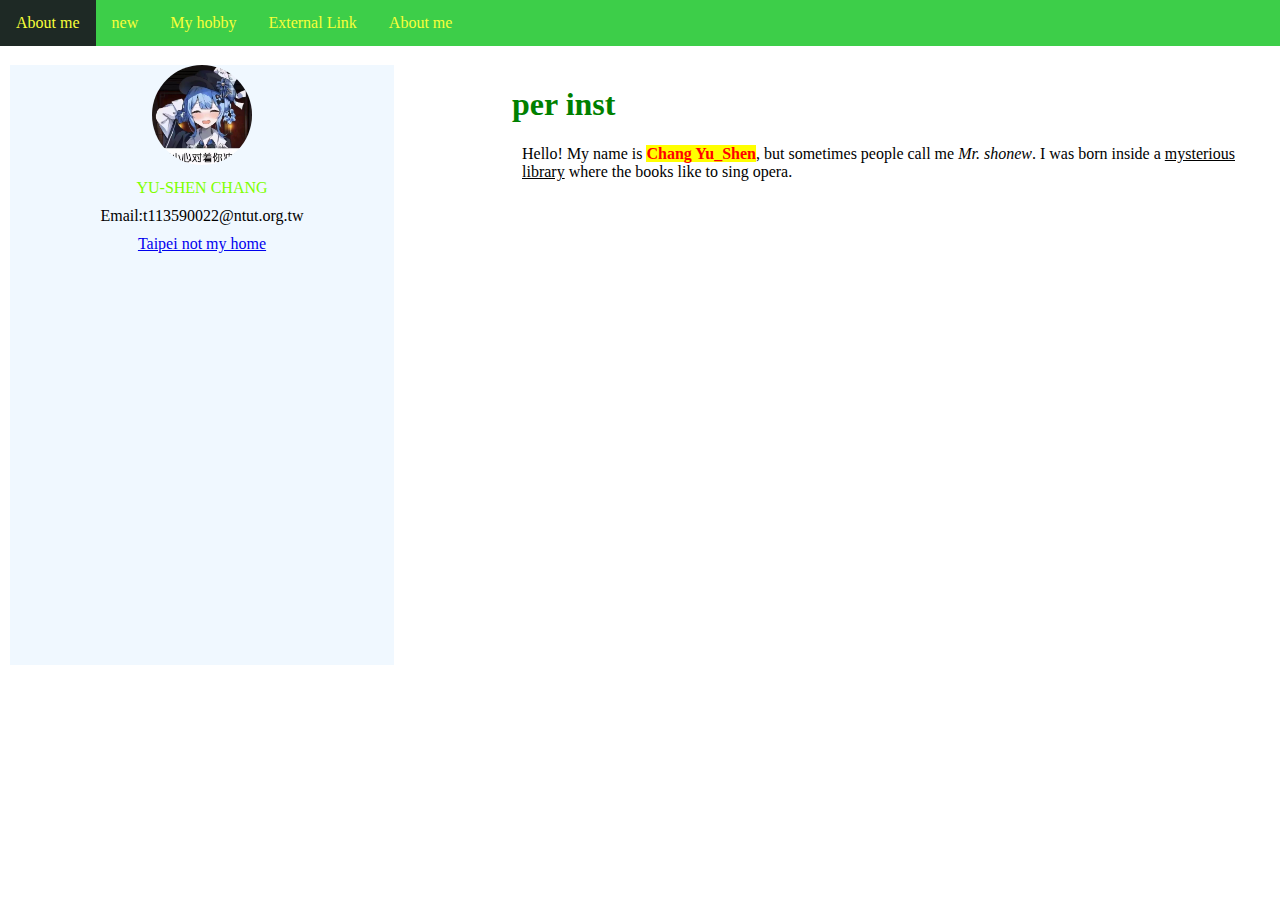
<file: index.html>
<!DOCTYPE html>
<html>
<head>
    <title>YU-SHEN Webpage</title>
    <link rel="stylesheet" href="index.css">
    <style>



    </style>
        
</head>
<body>
    
<ul>
    <li><a href="index.html" class="active">About me</a></li>
    <li><a href="new.html">new</a></li>
    <li><a href="myb.html">My hobby</a></li>
    <li><a href="exl.html">External Link</a></li>
    <li><a href="new.html" >About me</a></li>

 
</ul>                                                                                
<!-- 
    <h1>YU-SHEN Webpage</h1>
    <hr>

    <p><a href="#abm">About me</a></p>
    <p><a href="#mh">My hobby</a></p>




    <h2>My photo</h2>
  -->

    <div class="Info">
        <div class="container">
            <img src="image.png" 
            alt="my damn" 
            title="My Photo" 
            height="100px"
            width="100px">
            <div class="overlay">
                <img id="img1",  src ="image.png", class="overlay-image" usemap="#workmap">
            </div>

            <map name="workmap">
                <area shape="rect" coords="34,0,65,30" alt="Computer" href="https://google.com">
            </map>
        </div>

        
        <p style="color: chartreuse;">YU-SHEN CHANG</p>
        <p>Email:t113590022@ntut.org.tw</p>
        <a href="https://drive.google.com/drive/home">Taipei not my home</a>

            
    </div>

    <div class="Contend">
        <h1 style="color: green;">per inst</h1>
        <p>
            Hello! My name is <strong>Chang Yu_Shen</strong>, but sometimes people call me <i>Mr. shonew</i>.
            I was born inside a <u>mysterious library</u> where the books like to sing opera.
        </p>
    </div>

    
    <!-- <h2 id="abm">About me</h2>
    

    <hr>

    <h2 id="mh">My hobby</h2>
    <p>
        My hobbies include <mark>counting invisible stars</mark>, collecting socks that don’t match, and teaching <br> goldfish how to dance salsa.
        I believe in the power of <b>coffee</b> and the beauty of <i>sideways rainbows</i>.
        Sometimes I spend hours <u>arguing with my shadow</u>, and sometimes my shadow wins.
        One day, I hope to become the <mark>CEO of Pancakes</mark> and build a flying bicycle that works only on Mondays.
        Thank you for reading my story. If you are still here, please <b><i><u>send cookies immediately</u></i></b>.
    </p>
    <hr>

    <h2 id="exl">External Link</h2>
    <p>
        Visit my favorite site: 
        <a href="https://www.wikipedia.org" target="_blank">Wikipedia</a>
    </p>

    <hr>

    <a href="https://drive.google.com/drive/home">damn</a>
    <br>
    <a href="https://drive.google.com/file/d/1O1r3LxBp5RxMAwhi4wsvcfST4Rhb9dX1/view?usp=drive_link">sohe</a> -->
    

</body>
</html>
</file>
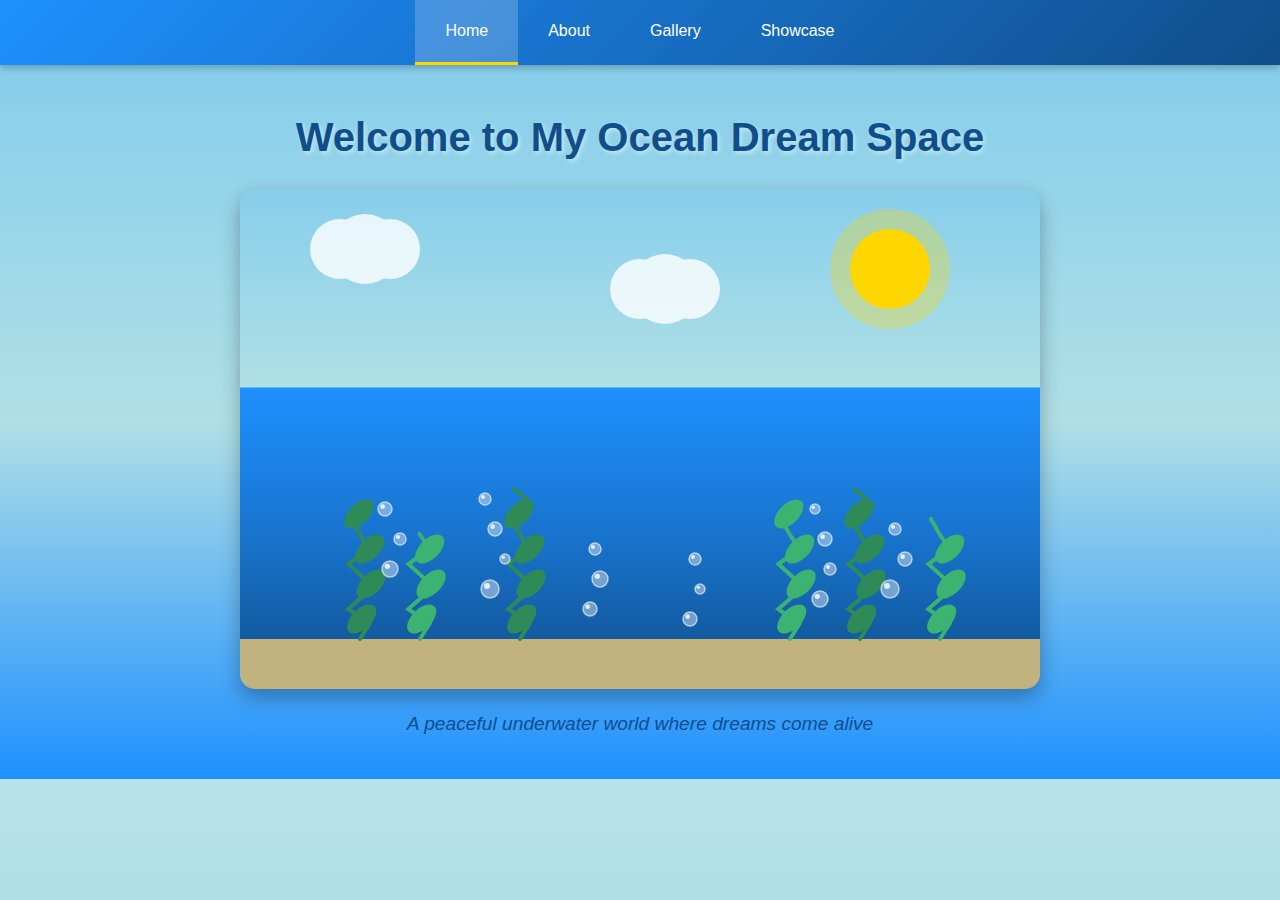
<file: mid_index/index.html>
<!DOCTYPE html>
<html lang="zh-TW">
<head>
    <meta charset="UTF-8">
    <meta name="viewport" content="width=device-width, initial-scale=1.0">
    <title>Ocean Dream Space - Home</title>
    <link rel="stylesheet" href="style.css">
</head>
<body>
    <!-- 導覽列 -->
    <nav>
        <ul>
            <li><a href="index.html" class="active">Home</a></li>
            <li><a href="about.html">About</a></li>
            <li><a href="gallery.html">Gallery</a></li>
            <li><a href="showcase.html">Showcase</a></li>
        </ul>
    </nav>

    <!-- Canvas 海洋場景 -->
    <section class="canvas-section">
        <h1>Welcome to My Ocean Dream Space</h1>
        <canvas id="oceanCanvas" width="800" height="500"></canvas>
        <p class="canvas-desc">A peaceful underwater world where dreams come alive</p>
    </section>

    <script src="script.js"></script>
</body>
</html>
</file>
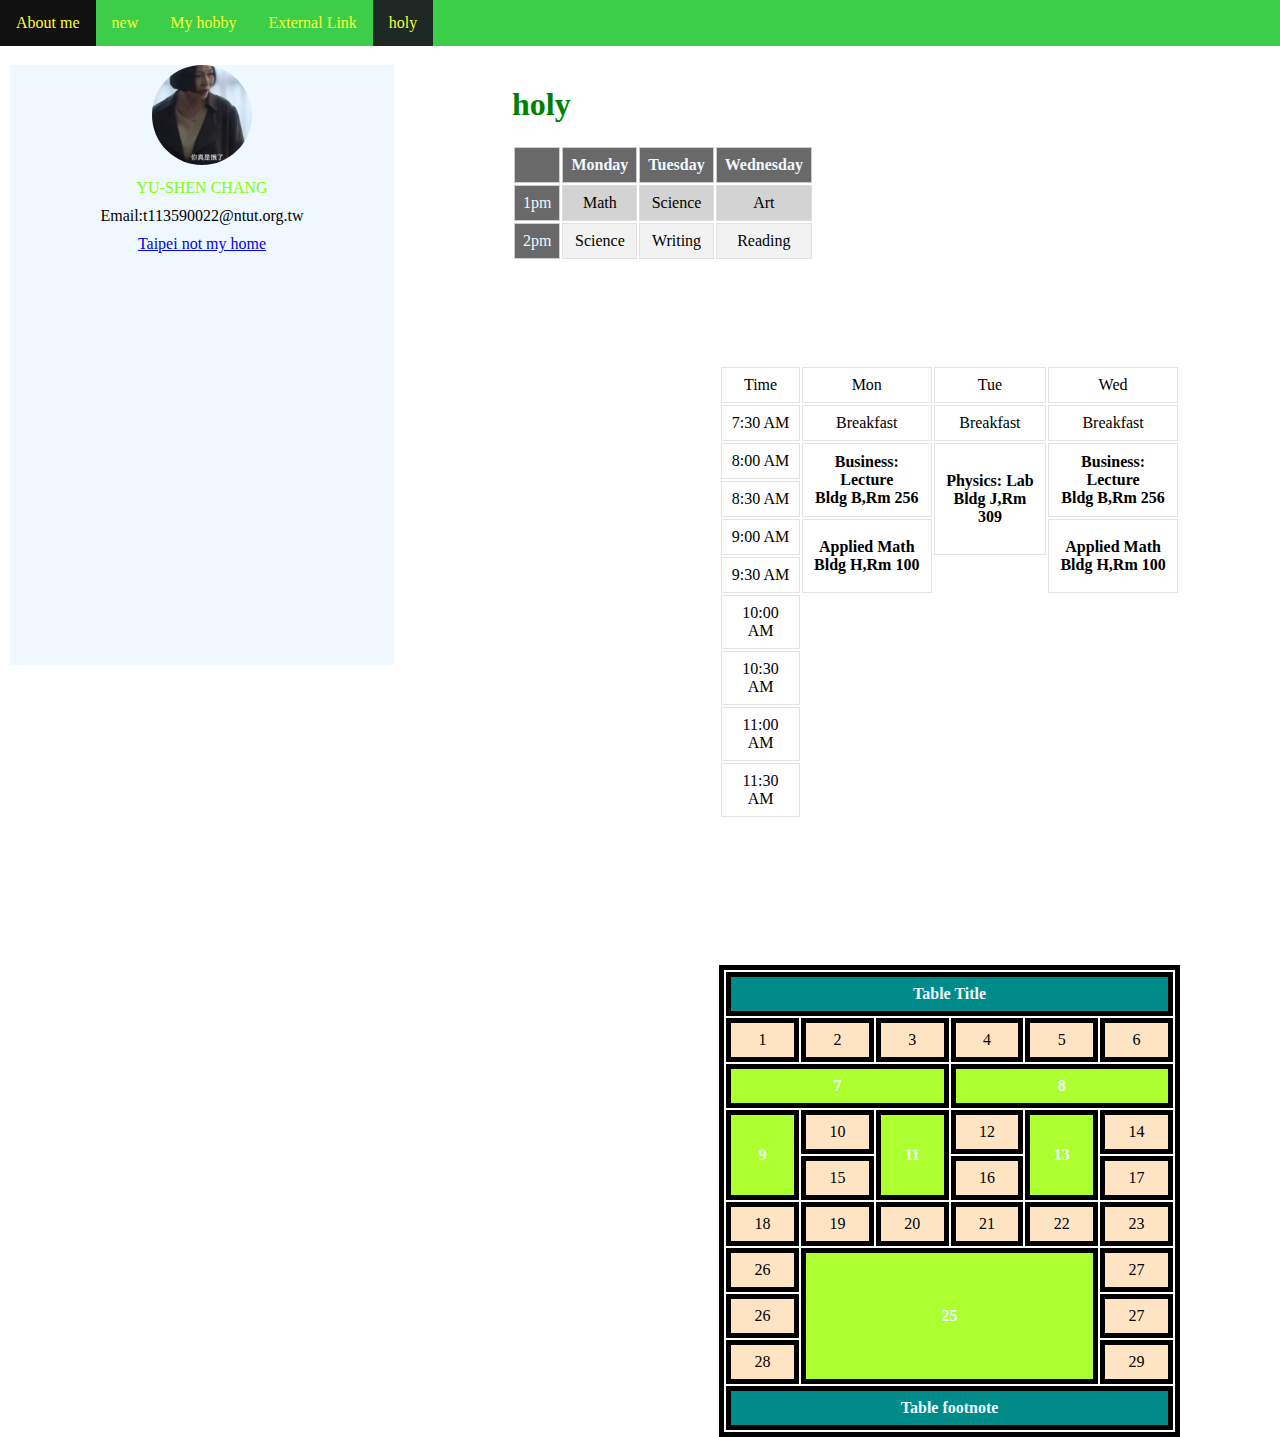
<file: 123.html>
<!DOCTYPE html>
<html>
<head>
    <title>YU-SHEN Webpage</title>
    <link rel="stylesheet" href="index.css">
        
</head>
<body>
    
<ul>
    <li><a href="index.html">About me</a></li>
    <li><a href="new.html">new</a></li>
    <li><a href="myb.html">My hobby</a></li>
    <li><a href="exl.html">External Link</a></li>
    <li><a href="123.html" class="active">holy</a></li>

 
</ul>                                                                                
<!-- 
    <h1>YU-SHEN Webpage</h1>
    <hr>

    <p><a href="#abm">About me</a></p>
    <p><a href="#mh">My hobby</a></p>




    <h2>My photo</h2>
  -->

    <div class="Info">
        <img src="151239-2024013109320465b9a3143a26b.png" 
        alt="my damn" 
        title="My Photo" 
        height="100"
        width="100">
        
        <p style="color: chartreuse;">YU-SHEN CHANG</p>
        <p>Email:t113590022@ntut.org.tw</p>
        <a href="https://drive.google.com/drive/home">Taipei not my home</a>

            
    </div>

    <div class="Contend">
        <h1 style="color: green;">holy</h1>
        <p>
            <table>
                <tr style="background-color: dimgray; color: aliceblue;">
                    <th></th>
                    <th>Monday</th>
                    <th>Tuesday</th>
                    <th>Wednesday</th>
                </tr>
                <tr style="background-color: lightgray;">
                    <td style="background-color: dimgray; color: aliceblue;">1pm</td>
                    <td>Math</td>
                    <td>Science</td>
                    <td>Art</td>
                </tr>
                <tr style="background-color: #f2f2f2;">
                    <td style="background-color: dimgray; color: aliceblue;">2pm</td>
                    <td>Science</td>
                    <td>Writing</td>
                    <td>Reading</td>
                </tr>
            </table>
        </p>
        
            <table class="T4">
                <tr>
                    <td>Time</td>
                    <td>Mon</td>
                    <td>Tue</td>
                    <td>Wed</td>
                </tr>

                <tr>
                    <td>7:30 AM</td>
                    <td>Breakfast</td>
                    <td>Breakfast</td>
                    <td>Breakfast</td>
                </tr>

                <tr>
                    <td>8:00 AM</td>
                    <th rowspan="2">Business: Lecture<br>Bldg B,Rm 256</th>
                    <th rowspan="3">Physics: Lab<br>Bldg J,Rm 309</th>
                    <th rowspan="2">Business: Lecture<br>Bldg B,Rm 256</th>
                </tr>

                <tr>
                    <td>8:30 AM</td>
                
                </tr>

                <tr>
                    <td>9:00 AM</td>
                    <th rowspan="2">Applied Math<br>Bldg H,Rm 100</th>
                    <th rowspan="2">Applied Math<br>Bldg H,Rm 100</th>
                </tr>

                <tr>
                    <td>9:30 AM</td>
                </tr>

                <tr>
                    <td>10:00 AM</td>
                </tr>

                <tr>
                    <td>10:30 AM</td>
                </tr>

                <tr>
                    <td>11:00 AM</td>
                </tr>

                <tr>
                    <td>11:30 AM</td>
                </tr>
            </table>

            <table class="T5">
                <table">
                    <tr>
                        <th colspan="6", style="background-color:darkcyan; color: aliceblue;">Table Title</th>
                    </tr>

                    <tr style="background-color: bisque;">
                        <td>1</td>
                        <td>2</td>
                        <td>3</td>
                        <td>4</td>
                        <td>5</td>
                        <td>6</td>
                    </tr>

                    <tr style="background-color: bisque;">
                        <th colspan="3", style="background-color: greenyellow; color: aliceblue;">7</th>
                        <th colspan="3", style="background-color: greenyellow; color: aliceblue;">8</th>
                    </tr>

                    <tr style="background-color: bisque;">
                        <th rowspan="2", style="background-color: greenyellow; color: aliceblue;">9</th>
                        <td>10</td>
                        <th rowspan="2", style="background-color: greenyellow; color: aliceblue;">11</th>
                        <td>12</td>
                        <th rowspan="2", style="background-color: greenyellow; color: aliceblue;">13</th>
                        <td>14</td>
                    </tr>

                    <tr style="background-color: bisque;">
                        <td>15</td>
                        <td>16</td>
                        <td>17</td>
                    </tr>

                    <tr style="background-color: bisque;">
                        <td>18</td>
                        <td>19</td>
                        <td>20</td>
                        <td>21</td>
                        <td>22</td>
                        <td>23</td>
                    </tr>

                    <tr style="background-color: bisque;"> 
                        <td>26</td>
                        <th rowspan="3" colspan="4", style="background-color: greenyellow; color: aliceblue;">25</th>
                        <td>27</td>
                    </tr>

                    <tr style="background-color: bisque;">
                        <td>26</td>
                        <td>27</td>
                    </tr>

                    <tr style="background-color: bisque;">
                        <td>28</td>
                        <td>29</td>
                    </tr>

                    <tr>
                        <th colspan="6", style="background-color:darkcyan; color: aliceblue;">Table footnote</th>
                    </tr>

            </table>
            
    </div>

    
    <!-- <h2 id="abm">About me</h2>
    

    <hr>

    <h2 id="mh">My hobby</h2>
    <p>
        My hobbies include <mark>counting invisible stars</mark>, collecting socks that don’t match, and teaching <br> goldfish how to dance salsa.
        I believe in the power of <b>coffee</b> and the beauty of <i>sideways rainbows</i>.
        Sometimes I spend hours <u>arguing with my shadow</u>, and sometimes my shadow wins.
        One day, I hope to become the <mark>CEO of Pancakes</mark> and build a flying bicycle that works only on Mondays.
        Thank you for reading my story. If you are still here, please <b><i><u>send cookies immediately</u></i></b>.
    </p>
    <hr>

    <h2 id="exl">External Link</h2>
    <p>
        Visit my favorite site: 
        <a href="https://www.wikipedia.org" target="_blank">Wikipedia</a>
    </p>

    <hr>

    <a href="https://drive.google.com/drive/home">damn</a>
    <br>
    <a href="https://drive.google.com/file/d/1O1r3LxBp5RxMAwhi4wsvcfST4Rhb9dX1/view?usp=drive_link">sohe</a> -->
    

</body>
</html>
</file>
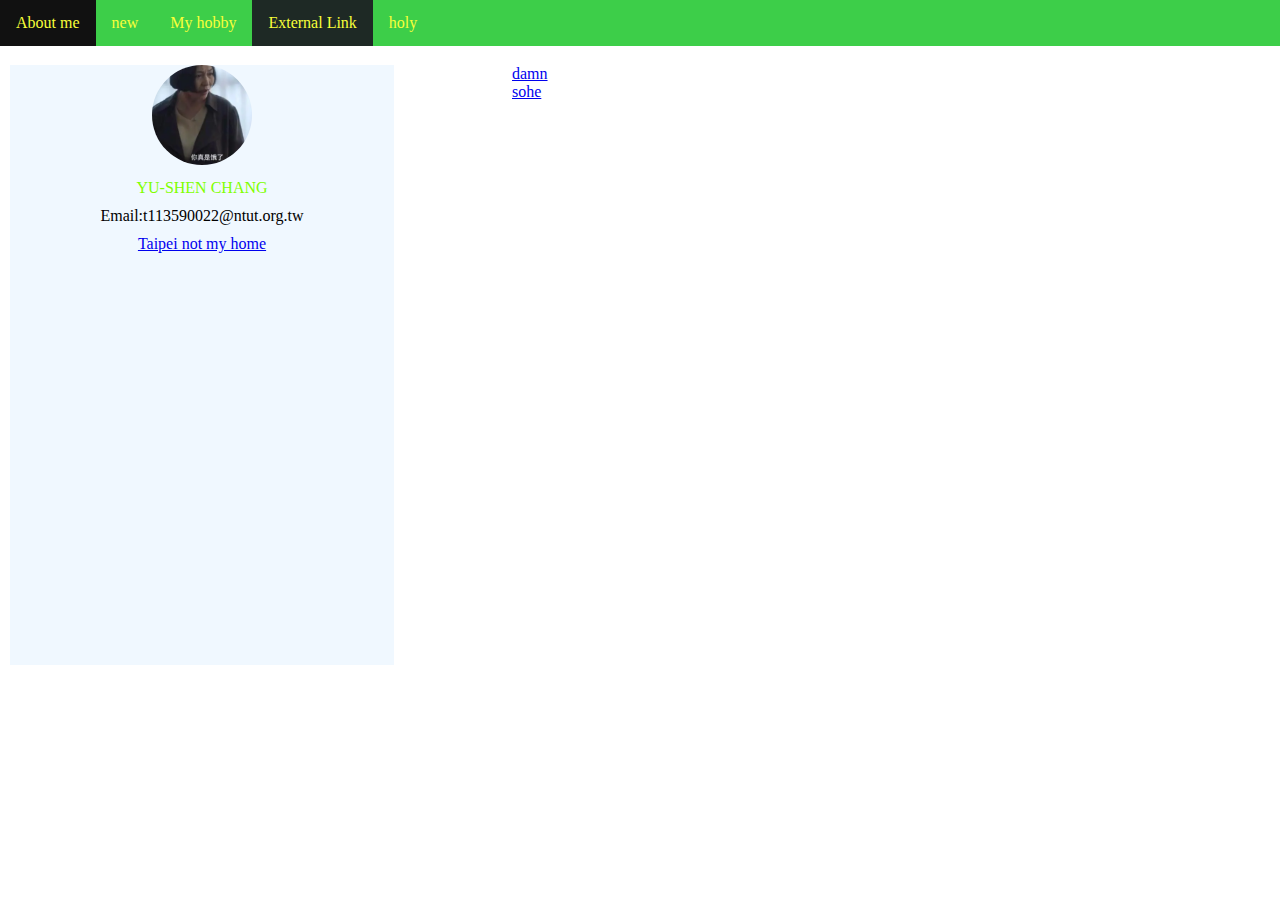
<file: exl.html>
<!DOCTYPE html>
<html>
<head>
    <title>YU-SHEN Webpage</title>
    <link rel="stylesheet" href="index.css">
    
    
</head>
<body>
    
<ul>
    <li><a href="index.html">About me</a></li>
    <li><a href="new.html" >new</a></li>
    <li><a href="myb.html">My hobby</a></li>
    <li><a href="exl.html" class="active">External Link</a></li>
    <li><a href="123.html" >holy</a></li>

 
</ul>                                                                                
<!-- 
    <h1>YU-SHEN Webpage</h1>
    <hr>

    <p><a href="#abm">About me</a></p>
    <p><a href="#mh">My hobby</a></p>




    <h2>My photo</h2>
  -->

    <div class="Info">
        <img src="151239-2024013109320465b9a3143a26b.png" 
        alt="my damn" 
        title="My Photo" 
        height="100"
        width="100">
        
        <p style="color: chartreuse;">YU-SHEN CHANG</p>
        <p>Email:t113590022@ntut.org.tw</p>
        <a href="https://drive.google.com/drive/home">Taipei not my home</a>

            
    </div>

    <div class="Contend">
        
        <a href="https://drive.google.com/drive/home">damn</a>
        <br>
        <a href="https://drive.google.com/file/d/1O1r3LxBp5RxMAwhi4wsvcfST4Rhb9dX1/view?usp=drive_link">sohe</a> 
    </div>

    
    <!-- <h2 id="abm">About me</h2>
    <p>
        Hello! My name is <strong>Chang Yu_Shen</strong>, but sometimes people call me <i>Mr. shonew</i>.
        I was born inside a <u>mysterious library</u> where the books like to sing opera.
    </p>

    <hr>

    <h2 id="mh">My hobby</h2>
    <p>
        My hobbies include <mark>counting invisible stars</mark>, collecting socks that don’t match, and teaching <br> goldfish how to dance salsa.
        I believe in the power of <b>coffee</b> and the beauty of <i>sideways rainbows</i>.
        Sometimes I spend hours <u>arguing with my shadow</u>, and sometimes my shadow wins.
        One day, I hope to become the <mark>CEO of Pancakes</mark> and build a flying bicycle that works only on Mondays.
        Thank you for reading my story. If you are still here, please <b><i><u>send cookies immediately</u></i></b>.
    </p>
    <hr>

    <h2 id="exl">External Link</h2>
    <p>
        Visit my favorite site: 
        <a href="https://www.wikipedia.org" target="_blank">Wikipedia</a>
    </p>

    <hr>

    <a href="https://drive.google.com/drive/home">damn</a>
    <br>
    <a href="https://drive.google.com/file/d/1O1r3LxBp5RxMAwhi4wsvcfST4Rhb9dX1/view?usp=drive_link">sohe</a> -->
    

</body>
</html>
</file>
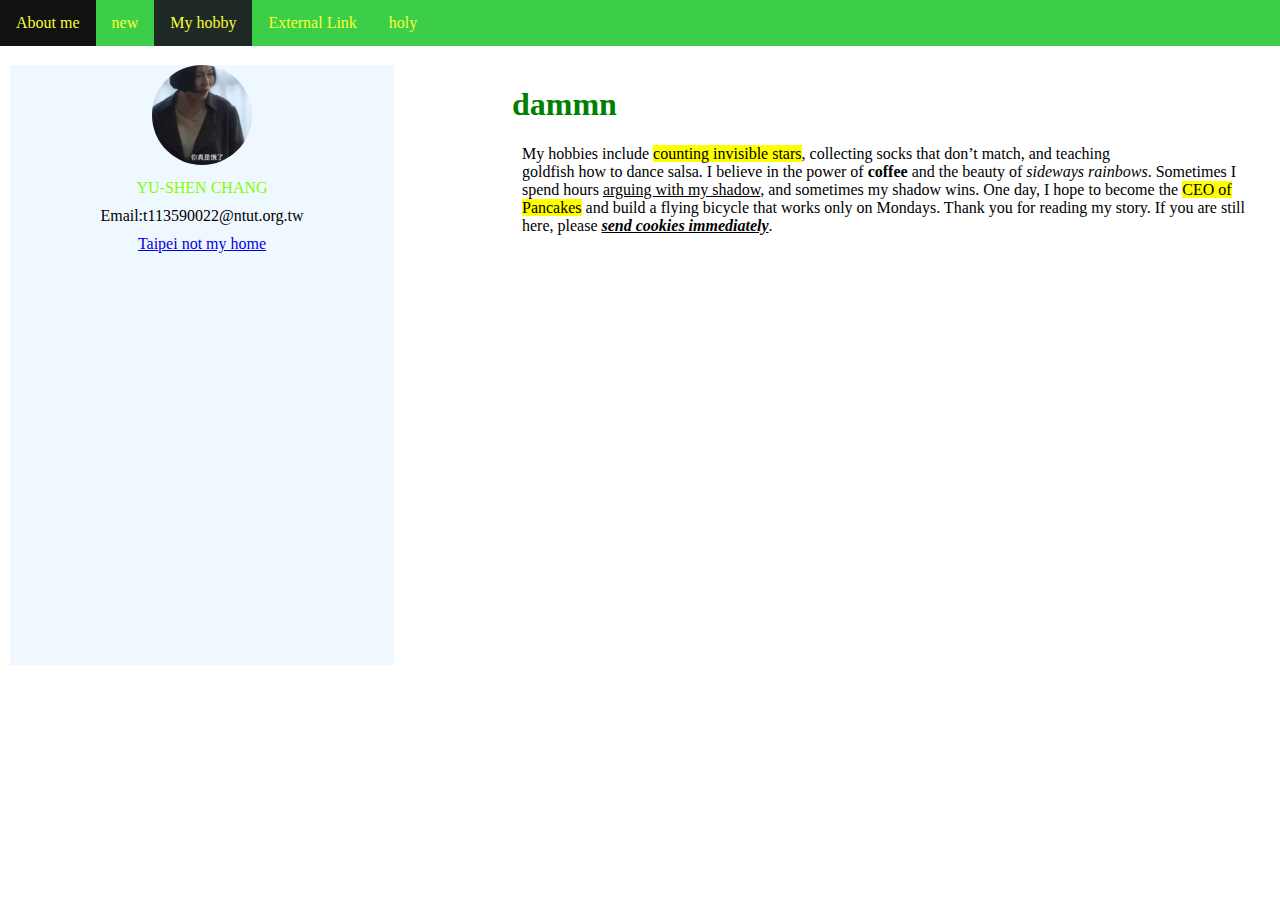
<file: myb.html>
<!DOCTYPE html>
<html>
<head>
    <title>YU-SHEN Webpage</title>
    <link rel="stylesheet" href="index.css">
    
    
</head>
<body>
    
<ul>
        <li><a href="index.html">About me</a></li>
    <li><a href="new.html" >new</a></li>
    <li><a href="myb.html" class="active">My hobby</a></li>
    <li><a href="exl.html">External Link</a></li>
    <li><a href="123.html" >holy</a></li>

 
</ul>                                                                                
<!-- 
    <h1>YU-SHEN Webpage</h1>
    <hr>

    <p><a href="#abm">About me</a></p>
    <p><a href="#mh">My hobby</a></p>




    <h2>My photo</h2>
  -->

    <div class="Info">
        <img src="151239-2024013109320465b9a3143a26b.png" 
        alt="my damn" 
        title="My Photo" 
        height="100"
        width="100">
        
        <p style="color: chartreuse;">YU-SHEN CHANG</p>
        <p>Email:t113590022@ntut.org.tw</p>
        <a href="https://drive.google.com/drive/home">Taipei not my home</a>

            
    </div>

    <div class="Contend">
        <h1 style="color: green;">dammn</h1>
        <p>
        My hobbies include <mark>counting invisible stars</mark>, collecting socks that don’t match, and teaching <br> goldfish how to dance salsa.
        I believe in the power of <b>coffee</b> and the beauty of <i>sideways rainbows</i>.
        Sometimes I spend hours <u>arguing with my shadow</u>, and sometimes my shadow wins.
        One day, I hope to become the <mark>CEO of Pancakes</mark> and build a flying bicycle that works only on Mondays.
        Thank you for reading my story. If you are still here, please <b><i><u>send cookies immediately</u></i></b>.
    </p>
    </div>

    
    <!-- <h2 id="abm">About me</h2>
    <p>
        Hello! My name is <strong>Chang Yu_Shen</strong>, but sometimes people call me <i>Mr. shonew</i>.
        I was born inside a <u>mysterious library</u> where the books like to sing opera.
    </p>

    <hr>

    <h2 id="mh">My hobby</h2>
    <p>
        My hobbies include <mark>counting invisible stars</mark>, collecting socks that don’t match, and teaching <br> goldfish how to dance salsa.
        I believe in the power of <b>coffee</b> and the beauty of <i>sideways rainbows</i>.
        Sometimes I spend hours <u>arguing with my shadow</u>, and sometimes my shadow wins.
        One day, I hope to become the <mark>CEO of Pancakes</mark> and build a flying bicycle that works only on Mondays.
        Thank you for reading my story. If you are still here, please <b><i><u>send cookies immediately</u></i></b>.
    </p>
    <hr>

    <h2 id="exl">External Link</h2>
    <p>
        Visit my favorite site: 
        <a href="https://www.wikipedia.org" target="_blank">Wikipedia</a>
    </p>

    <hr>

    <a href="https://drive.google.com/drive/home">damn</a>
    <br>
    <a href="https://drive.google.com/file/d/1O1r3LxBp5RxMAwhi4wsvcfST4Rhb9dX1/view?usp=drive_link">sohe</a> -->
    

</body>
</html>
</file>
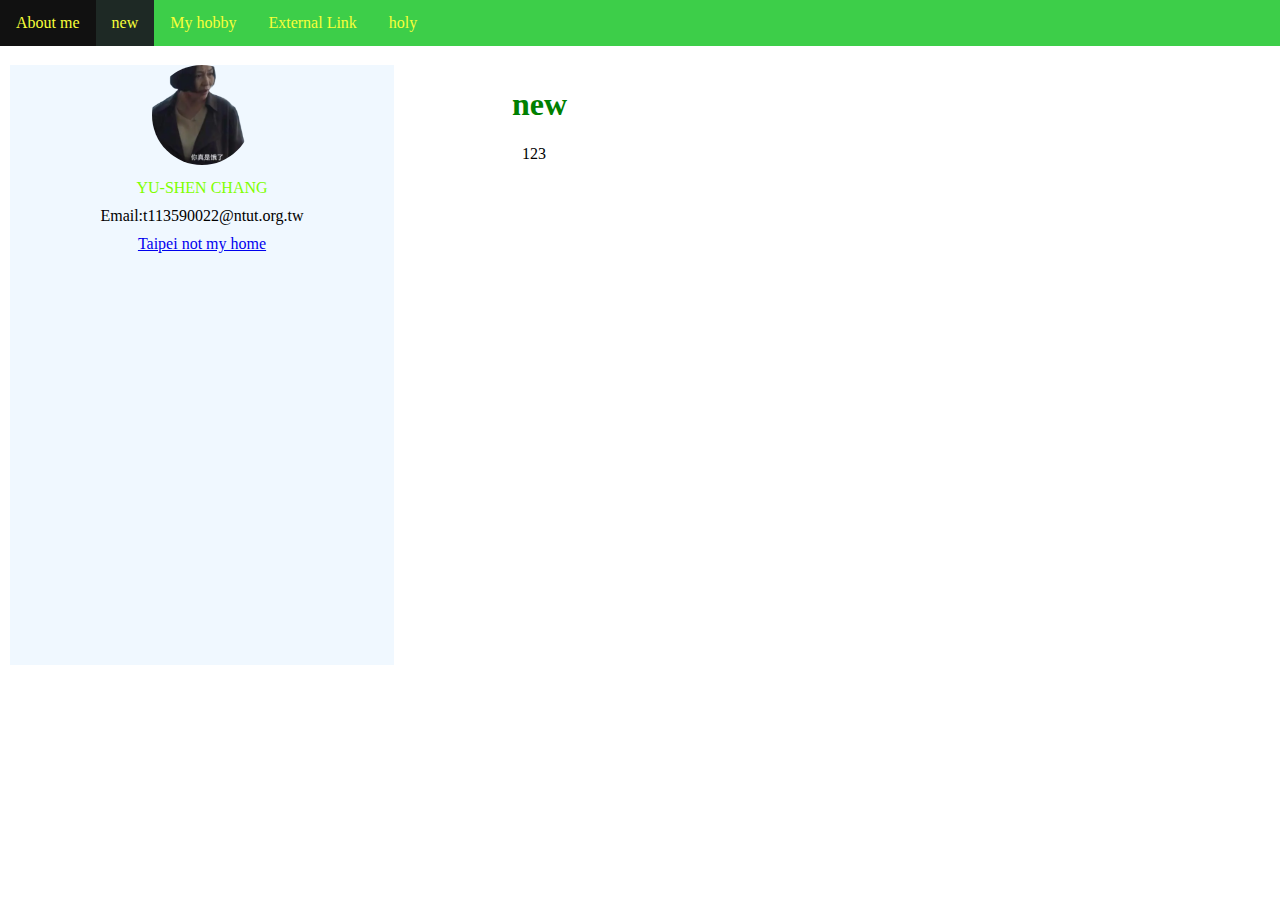
<file: new.html>
<!DOCTYPE html>
<html>
<head>
    <title>YU-SHEN Webpage</title>
    <link rel="stylesheet" href="index.css">
    
    
</head>
<body>
    
<ul>
    <li><a href="index.html">About me</a></li>
    <li><a href="new.html" class="active">new</a></li>
    <li><a href="myb.html">My hobby</a></li>
    <li><a href="exl.html">External Link</a></li>
    <li><a href="123.html" >holy</a></li>

 
</ul>                                                                                
<!-- 
    <h1>YU-SHEN Webpage</h1>
    <hr>

    <p><a href="#abm">About me</a></p>
    <p><a href="#mh">My hobby</a></p>




    <h2>My photo</h2>
  -->

    <div class="Info">
        <div class="container">
            <img src="Untitled.png" 
            alt="my damn" 
            title="My Photo" 
            height="100px"
            width="100px">
            <div class="overlay">
                <img id="img2",  src ="Untitled.png", class="overlay-image" usemap="#workmap">
            </div>

            <map name="workmap">
                <area shape="rect" coords="34,0,65,30" alt="Computer" href="https://google.com">
            </map>
        </div>
        
        <p style="color: chartreuse;">YU-SHEN CHANG</p>
        <p>Email:t113590022@ntut.org.tw</p>
        <a href="https://drive.google.com/drive/home">Taipei not my home</a>

            
    </div>

    <div class="Contend">
        <h1 style="color: green;">new</h1>
        <p>
            123
        </p>
    </div>

    
    <!-- <h2 id="abm">About me</h2>
    <p>
        Hello! My name is <strong>Chang Yu_Shen</strong>, but sometimes people call me <i>Mr. shonew</i>.
        I was born inside a <u>mysterious library</u> where the books like to sing opera.
    </p>

    <hr>

    <h2 id="mh">My hobby</h2>
    <p>
        My hobbies include <mark>counting invisible stars</mark>, collecting socks that don’t match, and teaching <br> goldfish how to dance salsa.
        I believe in the power of <b>coffee</b> and the beauty of <i>sideways rainbows</i>.
        Sometimes I spend hours <u>arguing with my shadow</u>, and sometimes my shadow wins.
        One day, I hope to become the <mark>CEO of Pancakes</mark> and build a flying bicycle that works only on Mondays.
        Thank you for reading my story. If you are still here, please <b><i><u>send cookies immediately</u></i></b>.
    </p>
    <hr>

    <h2 id="exl">External Link</h2>
    <p>
        Visit my favorite site: 
        <a href="https://www.wikipedia.org" target="_blank">Wikipedia</a>
    </p>

    <hr>

    <a href="https://drive.google.com/drive/home">damn</a>
    <br>
    <a href="https://drive.google.com/file/d/1O1r3LxBp5RxMAwhi4wsvcfST4Rhb9dX1/view?usp=drive_link">sohe</a> -->
    

</body>
</html>
</file>
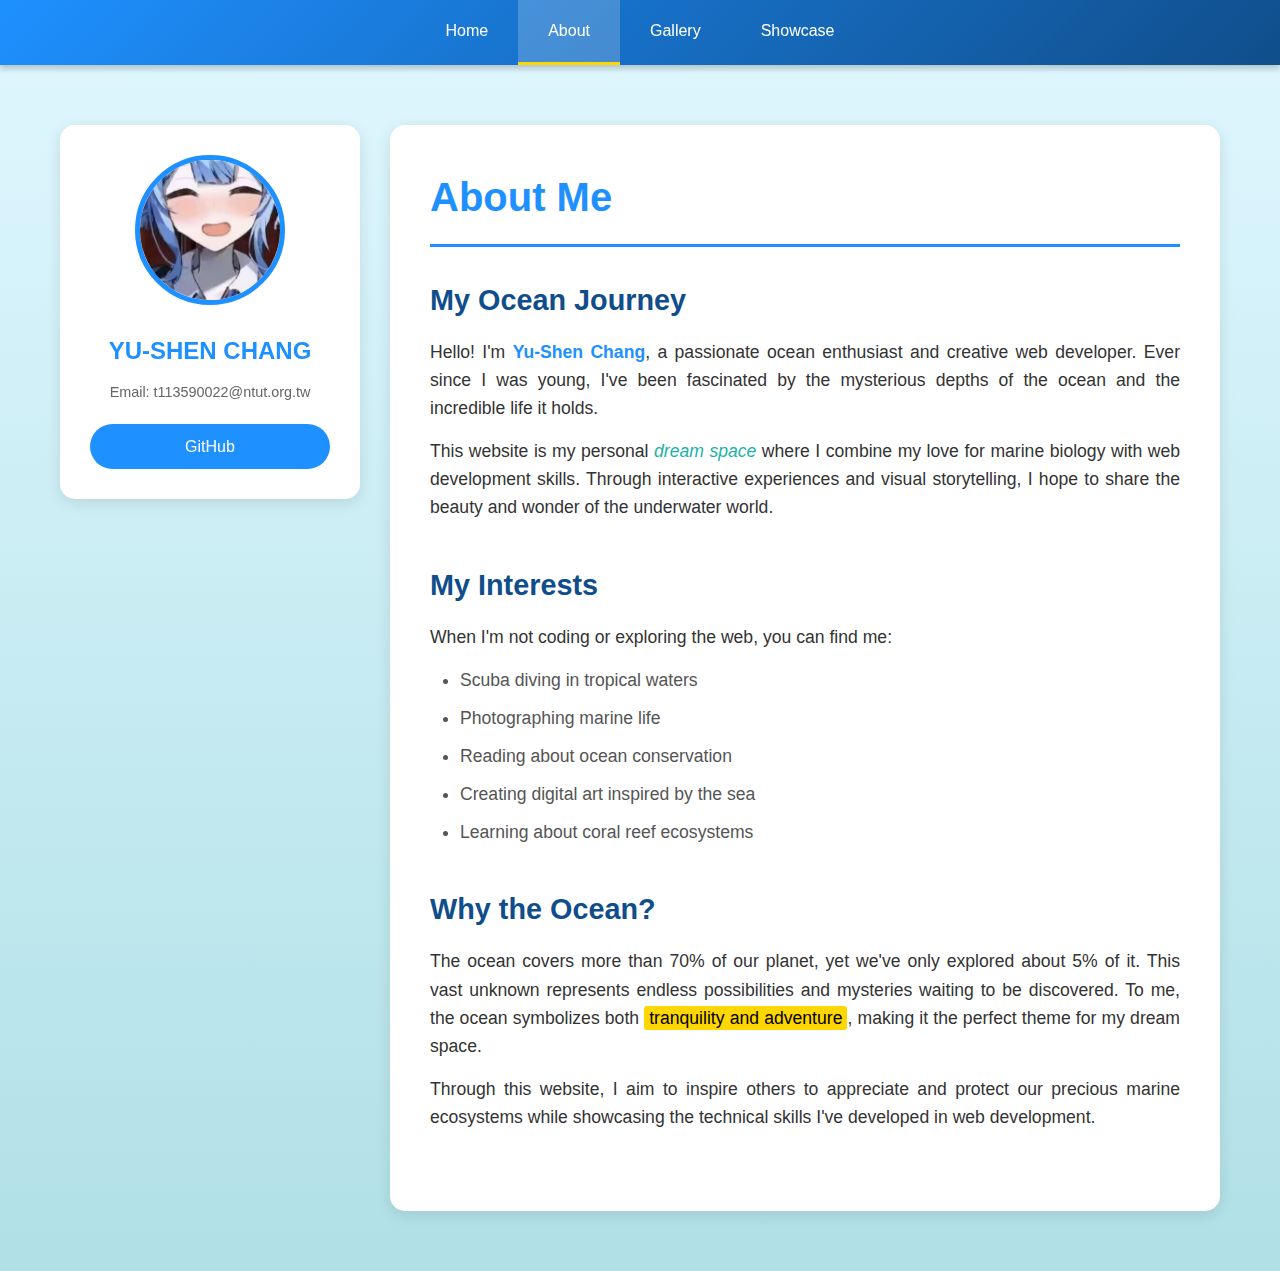
<file: mid_index/about.html>
<!DOCTYPE html>
<html lang="zh-TW">
<head>
    <meta charset="UTF-8">
    <meta name="viewport" content="width=device-width, initial-scale=1.0">
    <title>Ocean Dream Space - About</title>
    <link rel="stylesheet" href="style.css">
</head>
<body>
    <!-- 導覽列 -->
    <nav>
        <ul>
            <li><a href="index.html">Home</a></li>
            <li><a href="about.html" class="active">About</a></li>
            <li><a href="gallery.html">Gallery</a></li>
            <li><a href="showcase.html">Showcase</a></li>
        </ul>
    </nav>

    <!-- 雙欄佈局 -->
    <div class="two-column-layout">
        <!-- 左欄：個人資訊 -->
        <aside class="profile-section">
            <img src="image.png" alt="Profile Photo" class="profile-photo">
            <h2>YU-SHEN CHANG</h2>
            <p class="email">Email: t113590022@ntut.org.tw</p>
            <div class="social-links">
                <a href="https://github.com" target="_blank">GitHub</a>
            </div>
        </aside>

        <!-- 右欄：關於內容 -->
        <main class="content-section">
            <h1>About Me</h1>
            
            <section class="about-content">
                <h2>My Ocean Journey</h2>
                <p>
                    Hello! I'm <strong>Yu-Shen Chang</strong>, a passionate ocean enthusiast 
                    and creative web developer. Ever since I was young, I've been fascinated 
                    by the mysterious depths of the ocean and the incredible life it holds.
                </p>
                <p>
                    This website is my personal <em>dream space</em> where I combine my love 
                    for marine biology with web development skills. Through interactive 
                    experiences and visual storytelling, I hope to share the beauty and 
                    wonder of the underwater world.
                </p>
            </section>

            <section class="about-content">
                <h2>My Interests</h2>
                <p>
                    When I'm not coding or exploring the web, you can find me:
                </p>
                <ul>
                    <li>Scuba diving in tropical waters</li>
                    <li>Photographing marine life</li>
                    <li>Reading about ocean conservation</li>
                    <li>Creating digital art inspired by the sea</li>
                    <li>Learning about coral reef ecosystems</li>
                </ul>
            </section>

            <section class="about-content">
                <h2>Why the Ocean?</h2>
                <p>
                    The ocean covers more than 70% of our planet, yet we've only explored 
                    about 5% of it. This vast unknown represents endless possibilities and 
                    mysteries waiting to be discovered. To me, the ocean symbolizes both 
                    <mark>tranquility and adventure</mark>, making it the perfect theme for 
                    my dream space.
                </p>
                <p>
                    Through this website, I aim to inspire others to appreciate and protect 
                    our precious marine ecosystems while showcasing the technical skills 
                    I've developed in web development.
                </p>
            </section>
        </main>
    </div>

    <script src="script.js"></script>
</body>
</html>
</file>
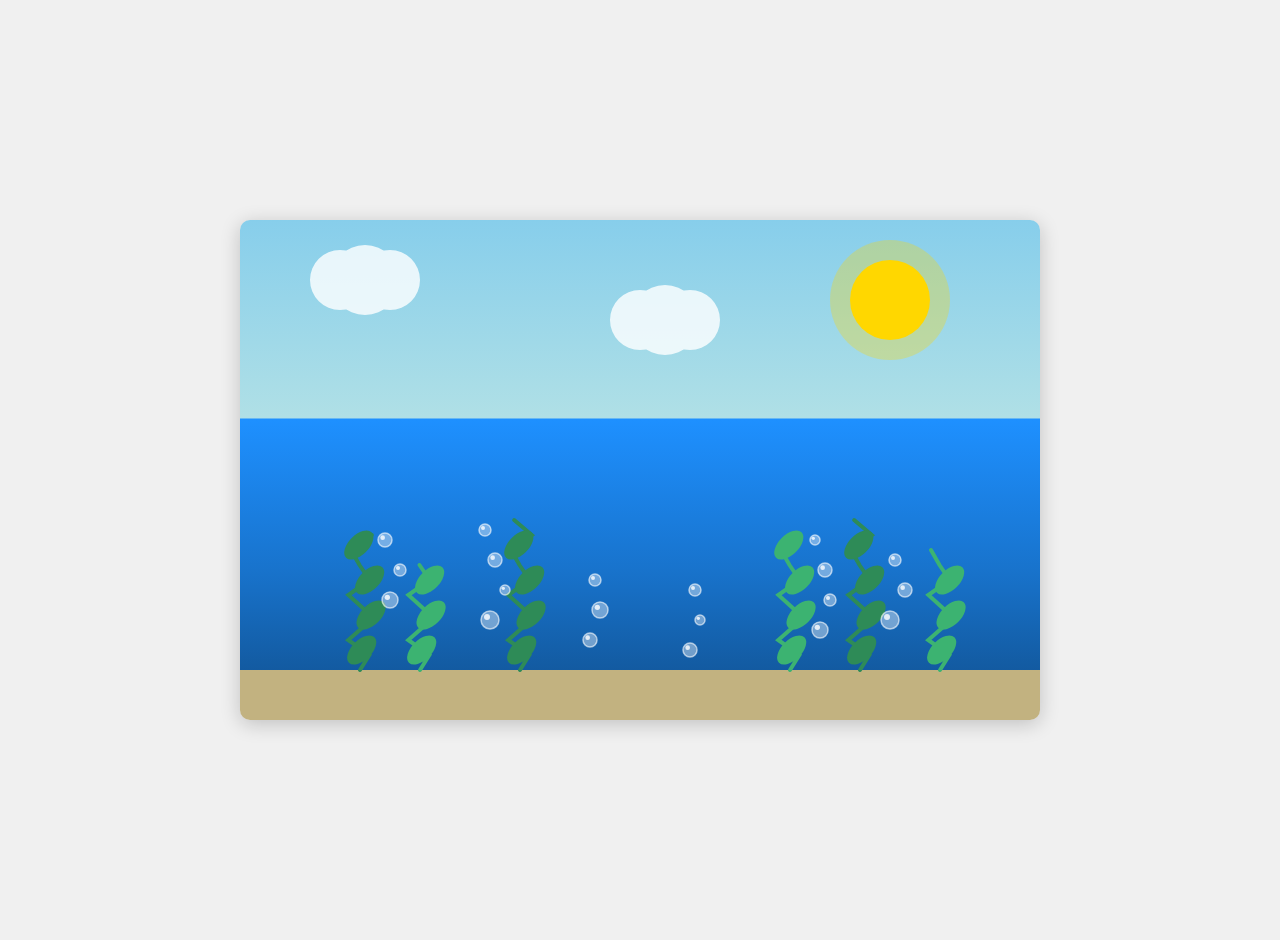
<file: mid_index/canva.html>
<!DOCTYPE html>
<html lang="zh-TW">
<head>
    <meta charset="UTF-8">
    <meta name="viewport" content="width=device-width, initial-scale=1.0">
    <title>海洋場景</title>
    <style>
        body {
            margin: 0;
            padding: 20px;
            display: flex;
            justify-content: center;
            align-items: center;
            min-height: 100vh;
            background: #f0f0f0;
            font-family: Arial, sans-serif;
        }
        .canvas-container {
            box-shadow: 0 4px 20px rgba(0,0,0,0.2);
            border-radius: 10px;
            overflow: hidden;
        }
        canvas {
            display: block;
        }
    </style>
</head>
<body>
    <div class="canvas-container">
        <canvas id="oceanCanvas" width="800" height="500"></canvas>
    </div>

    <script>
        const canvas = document.getElementById('oceanCanvas');
        const ctx = canvas.getContext('2d');

        // 繪製天空（漸層）
        const skyGradient = ctx.createLinearGradient(0, 0, 0, 200);
        skyGradient.addColorStop(0, '#87CEEB');
        skyGradient.addColorStop(1, '#B0E0E6');
        ctx.fillStyle = skyGradient;
        ctx.fillRect(0, 0, canvas.width, 200);

        // 繪製太陽
        ctx.fillStyle = '#FFD700';
        ctx.beginPath();
        ctx.arc(650, 80, 40, 0, Math.PI * 2);
        ctx.fill();

        // 太陽光暈
        ctx.fillStyle = 'rgba(255, 215, 0, 0.3)';
        ctx.beginPath();
        ctx.arc(650, 80, 60, 0, Math.PI * 2);
        ctx.fill();

        // 繪製雲朵
        function drawCloud(x, y) {
            ctx.fillStyle = 'rgba(255, 255, 255, 0.8)';
            ctx.beginPath();
            ctx.arc(x, y, 30, 0, Math.PI * 2);
            ctx.arc(x + 25, y, 35, 0, Math.PI * 2);
            ctx.arc(x + 50, y, 30, 0, Math.PI * 2);
            ctx.fill();
        }

        drawCloud(100, 60);
        drawCloud(400, 100);

        // 繪製海平面
        ctx.strokeStyle = '#1E90FF';
        ctx.lineWidth = 3;
        ctx.beginPath();
        ctx.moveTo(0, 200);
        ctx.lineTo(canvas.width, 200);
        ctx.stroke();

        // 繪製海洋（漸層）
        const oceanGradient = ctx.createLinearGradient(0, 200, 0, canvas.height);
        oceanGradient.addColorStop(0, '#1E90FF');
        oceanGradient.addColorStop(0.5, '#1873CC');
        oceanGradient.addColorStop(1, '#104E8B');
        ctx.fillStyle = oceanGradient;
        ctx.fillRect(0, 200, canvas.width, canvas.height - 200);

        // 繪製沙地
        ctx.fillStyle = '#C2B280';
        ctx.fillRect(0, 450, canvas.width, 50);

        // 繪製海草
        function drawSeaweed(x, baseY, height, color) {
            ctx.strokeStyle = color;
            ctx.lineWidth = 4;
            ctx.lineCap = 'round';
            
            ctx.beginPath();
            ctx.moveTo(x, baseY);
            
            for (let i = 0; i <= height; i += 15) {
                const offset = Math.sin(i * 0.15) * 12;
                ctx.lineTo(x + offset, baseY - i);
            }
            ctx.stroke();

            // 繪製海草葉子
            ctx.fillStyle = color;
            for (let i = 20; i < height; i += 35) {
                const offset = Math.sin(i * 0.15) * 12;
                ctx.beginPath();
                ctx.ellipse(x + offset, baseY - i, 10, 18, Math.PI / 4, 0, Math.PI * 2);
                ctx.fill();
            }
        }

        // 繪製多株海草
        drawSeaweed(120, 450, 140, '#2E8B57');
        drawSeaweed(180, 450, 110, '#3CB371');
        drawSeaweed(280, 450, 160, '#2E8B57');
        drawSeaweed(550, 450, 130, '#3CB371');
        drawSeaweed(620, 450, 150, '#2E8B57');
        drawSeaweed(700, 450, 120, '#3CB371');

        // 繪製氣泡
        function drawBubble(x, y, radius) {
            // 氣泡主體
            ctx.fillStyle = 'rgba(255, 255, 255, 0.4)';
            ctx.beginPath();
            ctx.arc(x, y, radius, 0, Math.PI * 2);
            ctx.fill();

            // 氣泡高光
            ctx.fillStyle = 'rgba(255, 255, 255, 0.8)';
            ctx.beginPath();
            ctx.arc(x - radius/3, y - radius/3, radius/3, 0, Math.PI * 2);
            ctx.fill();

            // 氣泡邊框
            ctx.strokeStyle = 'rgba(255, 255, 255, 0.6)';
            ctx.lineWidth = 1.5;
            ctx.beginPath();
            ctx.arc(x, y, radius, 0, Math.PI * 2);
            ctx.stroke();
        }

        // 繪製多個氣泡
        drawBubble(150, 380, 8);
        drawBubble(160, 350, 6);
        drawBubble(145, 320, 7);
        
        drawBubble(250, 400, 9);
        drawBubble(265, 370, 5);
        drawBubble(255, 340, 7);
        drawBubble(245, 310, 6);

        drawBubble(350, 420, 7);
        drawBubble(360, 390, 8);
        drawBubble(355, 360, 6);

        drawBubble(580, 410, 8);
        drawBubble(590, 380, 6);
        drawBubble(585, 350, 7);
        drawBubble(575, 320, 5);

        drawBubble(650, 400, 9);
        drawBubble(665, 370, 7);
        drawBubble(655, 340, 6);

        drawBubble(450, 430, 7);
        drawBubble(460, 400, 5);
        drawBubble(455, 370, 6);
    </script>
</body>
</html>
</file>
<file: index.css>
body strong 
{
    color: red;
    background-color: yellow;
}

body em
{
    color: blue;
    background-color: lightgray;
}

body h1
{
    color: blue;
}

/* 
a:link {
color: rgb(251, 255, 38);
background-color: transparent;
text-decoration: none;
}
a:visited {
color: pink;
background-color: transparent;
text-decoration: none;
}
a:hover {
color: red;
background-color: transparent;
text-decoration: underline;
}
a:active {
color: yellow;
background-color: transparent;
text-decoration: underline;
}  */

body {
  margin: 0;
  padding: 0;
}

h2, p {
  margin: 10px;
}

ul {
  list-style-type: none;
  margin: 0;
  padding: 0;
  overflow: hidden;
  background-color: #3dce49;
}

ul li {
  float: left;
}

ul li a {
  display: block;
  color: rgb(248, 255, 57);
  text-align: center;
  padding: 14px 16px;
  text-decoration: none;

}

ul li a:hover {
  background-color: #111111;
}

ul li a.active {
  background-color: #1e2925;
}

.Info {
    position: absolute;
    top: 65px;
    left: 10px;
    height: 600px;
    width: 30%;
    background-color: aliceblue;
    text-align: center;
} 

.Info img {
    border-radius: 50%;
    object-fit: cover;
}

.Contend {
    position: absolute;
    right: 0px;
    top: 65px;
    height: 400px;
    width: 60%;
    
}




/* 
.container {
  position: relative;
  width: 50%;
}
 */

/* .overlay {
  position: absolute;
  top: 0;
  bottom: 0;
  left: 60px;
  right: 0;
  height: 100%;
  width: 45%;
  opacity: 0;
  transition: .5s ease;
  background-color: #4156c0; 
  border-radius: 50%;
}

.container:hover .overlay {
  opacity: 1;
}



.text {
  color: #9b5de0;
  font-size: 20px;
  position: absolute;
  top: 70%;
  left: 50%;
  -webkit-transform: translate(-50%, -50%);
  -ms-transform: translate(-50%, -50%);
  transform: translate(-50%, -50%);
  text-align: center;
} */

.Info.container {
  position: relative;
  width: 100px;
  height: 100px;
  margin: 30px;
  border-radius: 50%;
  background-color: #234b7d; /* 顏色背景 */
  overflow: hidden;
}

/* 原始圖片設定 */
.image {
  width: 100px;
  height: 100px;
  border-radius: 50%;
  display: block;
}

/* 覆蓋層 */
.overlay {
  position: absolute;
  /* display: block; */
  top: 0px;
  left: 180px;
  width: 100px;
  height: 100px;
  border-radius: 60%;
  background-color: rgba(0,0,0,0.2); /* 淡淡透明層 */
  opacity: 0;
  transition: opacity 0.6s ease;
}

/* 第二張圖片 (hover 後顯示) */
.overlay-image {
  width: 100px;
  height: 100px;
  border-radius: 70%;
  display: block;
}

/* 文字框 */
.text {
  position: absolute;
  bottom: 15%; /* 依照題目要求 */
  left: 50%;
  transform: translateX(-50%);
  background-color: rgba(35,75,125,0.5); /* 同背景色但半透明 */
  color: white;
  font-size: 18px;
  padding: 6px 12px;
  border-radius: 6px;
  text-align: center;
} 

/* 滑鼠移入時淡入覆蓋層 */
.container:hover .overlay {
  opacity: 1;
}

#img1 {
  filter: sepia(1);
}

#img2 {
  filter: blur(6px);
}

/* table {
  font-family: arial, sans-serif;
  border-collapse: collapse;
  position: absolute;
  right: 10px;
  width: 100%;
} */

td, th {
  border: 1px solid #dddd;
  text-align: center;
  padding: 8px;
}

.T4{
    position: absolute;
    right: 100px;
    top: 300px;
    height: 400px;
    width: 60%;
}

.T5{
    position: absolute;
    right: 100px;
    top: 900px;
    height: 400px;
    width: 60%;
}

.T5,.T5 tr,.T5 td,.T5 th {
  border: 5px solid black;
  text-align: center;
}
</file>
<file: mid_index/style.css>
/* ============================================
   通用樣式
   ============================================ */

* {
    margin: 0;
    padding: 0;
    box-sizing: border-box;
}

body {
    font-family: 'Segoe UI', Tahoma, Geneva, Verdana, sans-serif;
    background: linear-gradient(to bottom, #E0F7FF 0%, #B0E0E6 100%);
    min-height: 100vh;
    color: #333;
    line-height: 1.6;
}

/* ============================================
   導覽列
   ============================================ */

nav {
    background: linear-gradient(135deg, #1E90FF 0%, #104E8B 100%);
    box-shadow: 0 4px 6px rgba(0,0,0,0.2);
    position: sticky;
    top: 0;
    z-index: 1000;
}

nav ul {
    list-style: none;
    display: flex;
    justify-content: center;
    padding: 0;
    margin: 0;
}

nav ul li {
    margin: 0;
}

nav ul li a {
    display: block;
    color: white;
    text-decoration: none;
    padding: 18px 30px;
    font-weight: 500;
    transition: all 0.3s ease;
    border-bottom: 3px solid transparent;
}

nav ul li a:hover {
    background-color: rgba(255,255,255,0.1);
    border-bottom: 3px solid #FFD700;
}

nav ul li a.active {
    background-color: rgba(255,255,255,0.2);
    border-bottom: 3px solid #FFD700;
}

/* ============================================
   首頁 - Canvas 區域
   ============================================ */

.canvas-section {
    text-align: center;
    padding: 40px 20px;
    background: linear-gradient(to bottom, #87CEEB 0%, #B0E0E6 50%, #1E90FF 100%);
}

.canvas-section h1 {
    color: #104E8B;
    font-size: 2.5em;
    margin-bottom: 20px;
    text-shadow: 2px 2px 4px rgba(255,255,255,0.5);
}

.canvas-section canvas {
    border-radius: 15px;
    box-shadow: 0 8px 20px rgba(0,0,0,0.3);
    max-width: 100%;
    height: auto;
    margin: 20px auto;
    display: block;
}

.canvas-desc {
    color: #104E8B;
    font-size: 1.2em;
    font-style: italic;
    margin-top: 20px;
}

.intro {
    max-width: 900px;
    margin: 60px auto;
    padding: 40px;
    background: white;
    border-radius: 15px;
    box-shadow: 0 4px 15px rgba(0,0,0,0.1);
}

.intro h2 {
    color: #1E90FF;
    font-size: 2em;
    margin-bottom: 20px;
    border-bottom: 3px solid #1E90FF;
    padding-bottom: 10px;
}

.intro p {
    font-size: 1.1em;
    margin-bottom: 15px;
    text-align: justify;
}

/* ============================================
   關於頁面 - 雙欄佈局
   ============================================ */

.two-column-layout {
    display: flex;
    gap: 30px;
    max-width: 1200px;
    margin: 40px auto;
    padding: 20px;
}

/* 左欄：個人資訊 */
.profile-section {
    flex: 0 0 300px;
    background: white;
    padding: 30px;
    border-radius: 15px;
    box-shadow: 0 4px 15px rgba(0,0,0,0.1);
    text-align: center;
    height: fit-content;
    position: sticky;
    top: 80px;
}

.profile-photo {
    width: 150px;
    height: 150px;
    border-radius: 50%;
    object-fit: cover;
    border: 5px solid #1E90FF;
    margin-bottom: 20px;
}

.profile-section h2 {
    color: #1E90FF;
    font-size: 1.5em;
    margin-bottom: 10px;
}

.email {
    color: #666;
    font-size: 0.9em;
    margin-bottom: 20px;
    word-break: break-all;
}

.social-links {
    display: flex;
    flex-direction: column;
    gap: 10px;
}

.social-links a {
    display: block;
    background: #1E90FF;
    color: white;
    padding: 10px 20px;
    border-radius: 25px;
    text-decoration: none;
    transition: all 0.3s ease;
}

.social-links a:hover {
    background: #104E8B;
    transform: translateY(-2px);
    box-shadow: 0 4px 8px rgba(0,0,0,0.2);
}

/* 右欄：主要內容 */
.content-section {
    flex: 1;
    background: white;
    padding: 40px;
    border-radius: 15px;
    box-shadow: 0 4px 15px rgba(0,0,0,0.1);
}

.content-section h1 {
    color: #1E90FF;
    font-size: 2.5em;
    margin-bottom: 30px;
    border-bottom: 3px solid #1E90FF;
    padding-bottom: 15px;
}

.about-content {
    margin-bottom: 40px;
}

.about-content h2 {
    color: #104E8B;
    font-size: 1.8em;
    margin-bottom: 15px;
}

.about-content p {
    font-size: 1.1em;
    margin-bottom: 15px;
    text-align: justify;
}

.about-content ul {
    margin-left: 30px;
    margin-top: 15px;
}

.about-content ul li {
    font-size: 1.1em;
    margin-bottom: 10px;
    color: #555;
}

.about-content strong {
    color: #1E90FF;
    font-weight: 600;
}

.about-content em {
    color: #20B2AA;
    font-style: italic;
}

.about-content mark {
    background-color: #FFD700;
    padding: 2px 5px;
    border-radius: 3px;
}

/* ============================================
   相簿頁面
   ============================================ */

.gallery-header,
.showcase-header {
    text-align: center;
    padding: 40px 20px;
    background: linear-gradient(135deg, #1E90FF 0%, #20B2AA 100%);
    color: white;
}

.gallery-header h1,
.showcase-header h1 {
    font-size: 2.5em;
    margin-bottom: 10px;
}

.gallery-header p,
.showcase-header p {
    font-size: 1.2em;
    opacity: 0.9;
}

/* 懸停覆蓋效果 */
.hover-gallery {
    max-width: 1200px;
    margin: 60px auto;
    padding: 40px;
    background: white;
    border-radius: 15px;
    box-shadow: 0 4px 15px rgba(0,0,0,0.1);
}

.hover-gallery h2 {
    color: #1E90FF;
    font-size: 2em;
    margin-bottom: 10px;
    text-align: center;
}

.section-desc {
    text-align: center;
    color: #666;
    font-size: 1.1em;
    margin-bottom: 30px;
}

.hover-container {
    display: flex;
    gap: 30px;
    justify-content: center;
    flex-wrap: wrap;
}

.image-wrapper {
    position: relative;
    width: 400px;
    height: 300px;
    overflow: hidden;
    border-radius: 10px;
    box-shadow: 0 4px 10px rgba(0,0,0,0.2);
}

.base-image {
    width: 100%;
    height: 100%;
    object-fit: cover;
    display: block;
}

.overlay-effect {
    position: absolute;
    top: 0;
    left: 0;
    width: 100%;
    height: 100%;
    opacity: 0;
    transition: opacity 0.5s ease;
}

.overlay-image {
    width: 100%;
    height: 100%;
    object-fit: cover;
}

.text-box {
    position: absolute;
    bottom: 0;
    left: 0;
    right: 0;
    height: 15%;
    background-color: rgba(0,0,0,0.5);
    color: white;
    display: flex;
    align-items: center;
    justify-content: center;
    font-size: 1.2em;
    font-weight: 500;
}

.image-wrapper:hover .overlay-effect {
    opacity: 1;
}

/* Image Map */
.imagemap-section {
    max-width: 1200px;
    margin: 60px auto;
    padding: 40px;
    background: white;
    border-radius: 15px;
    box-shadow: 0 4px 15px rgba(0,0,0,0.1);
}

.imagemap-section h2 {
    color: #1E90FF;
    font-size: 2em;
    margin-bottom: 10px;
    text-align: center;
}

.map-container {
    text-align: center;
    margin: 30px 0;
}

.map-container img {
    max-width: 100%;
    height: auto;
    border-radius: 10px;
    box-shadow: 0 4px 10px rgba(0,0,0,0.2);
}

.map-instructions {
    background: #F0F8FF;
    padding: 20px;
    border-radius: 10px;
    margin-top: 20px;
}

.map-instructions p {
    font-weight: 600;
    color: #1E90FF;
    margin-bottom: 10px;
}

.map-instructions ul {
    list-style: none;
}

.map-instructions ul li {
    padding: 8px 0;
    color: #555;
    font-size: 1.1em;
}

/* ============================================
   展示頁面 - 表格樣式切換器
   ============================================ */

.table-styler-section,
.polaroid-section {
    max-width: 1000px;
    margin: 60px auto;
    padding: 40px;
    background: white;
    border-radius: 15px;
    box-shadow: 0 4px 15px rgba(0,0,0,0.1);
}

.table-styler-section h2,
.polaroid-section h2 {
    color: #1E90FF;
    font-size: 2em;
    margin-bottom: 10px;
    text-align: center;
}

.controls {
    display: flex;
    flex-wrap: wrap;
    gap: 10px;
    justify-content: center;
    margin: 30px 0;
}

.controls button {
    background: #1E90FF;
    color: white;
    border: none;
    padding: 10px 20px;
    border-radius: 5px;
    cursor: pointer;
    font-size: 0.9em;
    transition: all 0.3s ease;
}

.controls button:hover {
    background: #104E8B;
    transform: translateY(-2px);
    box-shadow: 0 4px 8px rgba(0,0,0,0.2);
}

#oceanTable {
    width: 100%;
    border-collapse: collapse;
    margin: 30px auto;
    font-size: 16px;
    background-color: white;
    transition: all 0.3s ease;
}

#oceanTable th {
    background-color: #1E90FF;
    color: white;
    padding: 15px;
    text-align: center;
    font-weight: 600;
}

#oceanTable td {
    background-color: white;
    padding: 15px;
    text-align: center;
    border: 1px solid #ddd;
}

#oceanTable tr:nth-child(even) td {
    background-color: #F0F8FF;
}

/* 拍立得圖片切換器 */
.polaroid-frame {
    background: white;
    padding: 20px 20px 60px 20px;
    box-shadow: 0 8px 20px rgba(0,0,0,0.3);
    max-width: 500px;
    margin: 30px auto;
    border-radius: 5px;
}

.polaroid-frame img {
    width: 100%;
    height: auto;
    display: block;
    border-radius: 3px;
}

.polaroid-caption {
    text-align: center;
    margin-top: 20px;
    font-size: 1.2em;
    color: #333;
    font-family: 'Courier New', monospace;
}

.polaroid-controls {
    display: flex;
    justify-content: center;
    align-items: center;
    gap: 20px;
    margin-top: 30px;
}

.polaroid-controls button {
    background: #1E90FF;
    color: white;
    border: none;
    padding: 12px 25px;
    border-radius: 5px;
    cursor: pointer;
    font-size: 1em;
    transition: all 0.3s ease;
}

.polaroid-controls button:hover {
    background: #104E8B;
    transform: scale(1.05);
}

#imageCounter {
    font-size: 1.1em;
    color: #555;
    font-weight: 500;
}

/* ============================================
   響應式設計
   ============================================ */

@media (max-width: 768px) {
    .two-column-layout {
        flex-direction: column;
    }
    
    .profile-section {
        flex: 1;
        position: static;
    }
    
    nav ul {
        flex-direction: column;
    }
    
    nav ul li a {
        border-bottom: 1px solid rgba(255,255,255,0.1);
    }
    
    .hover-container {
        flex-direction: column;
        align-items: center;
    }
    
    .controls {
        flex-direction: column;
    }
    
    .controls button {
        width: 100%;
    }
}
</file>
